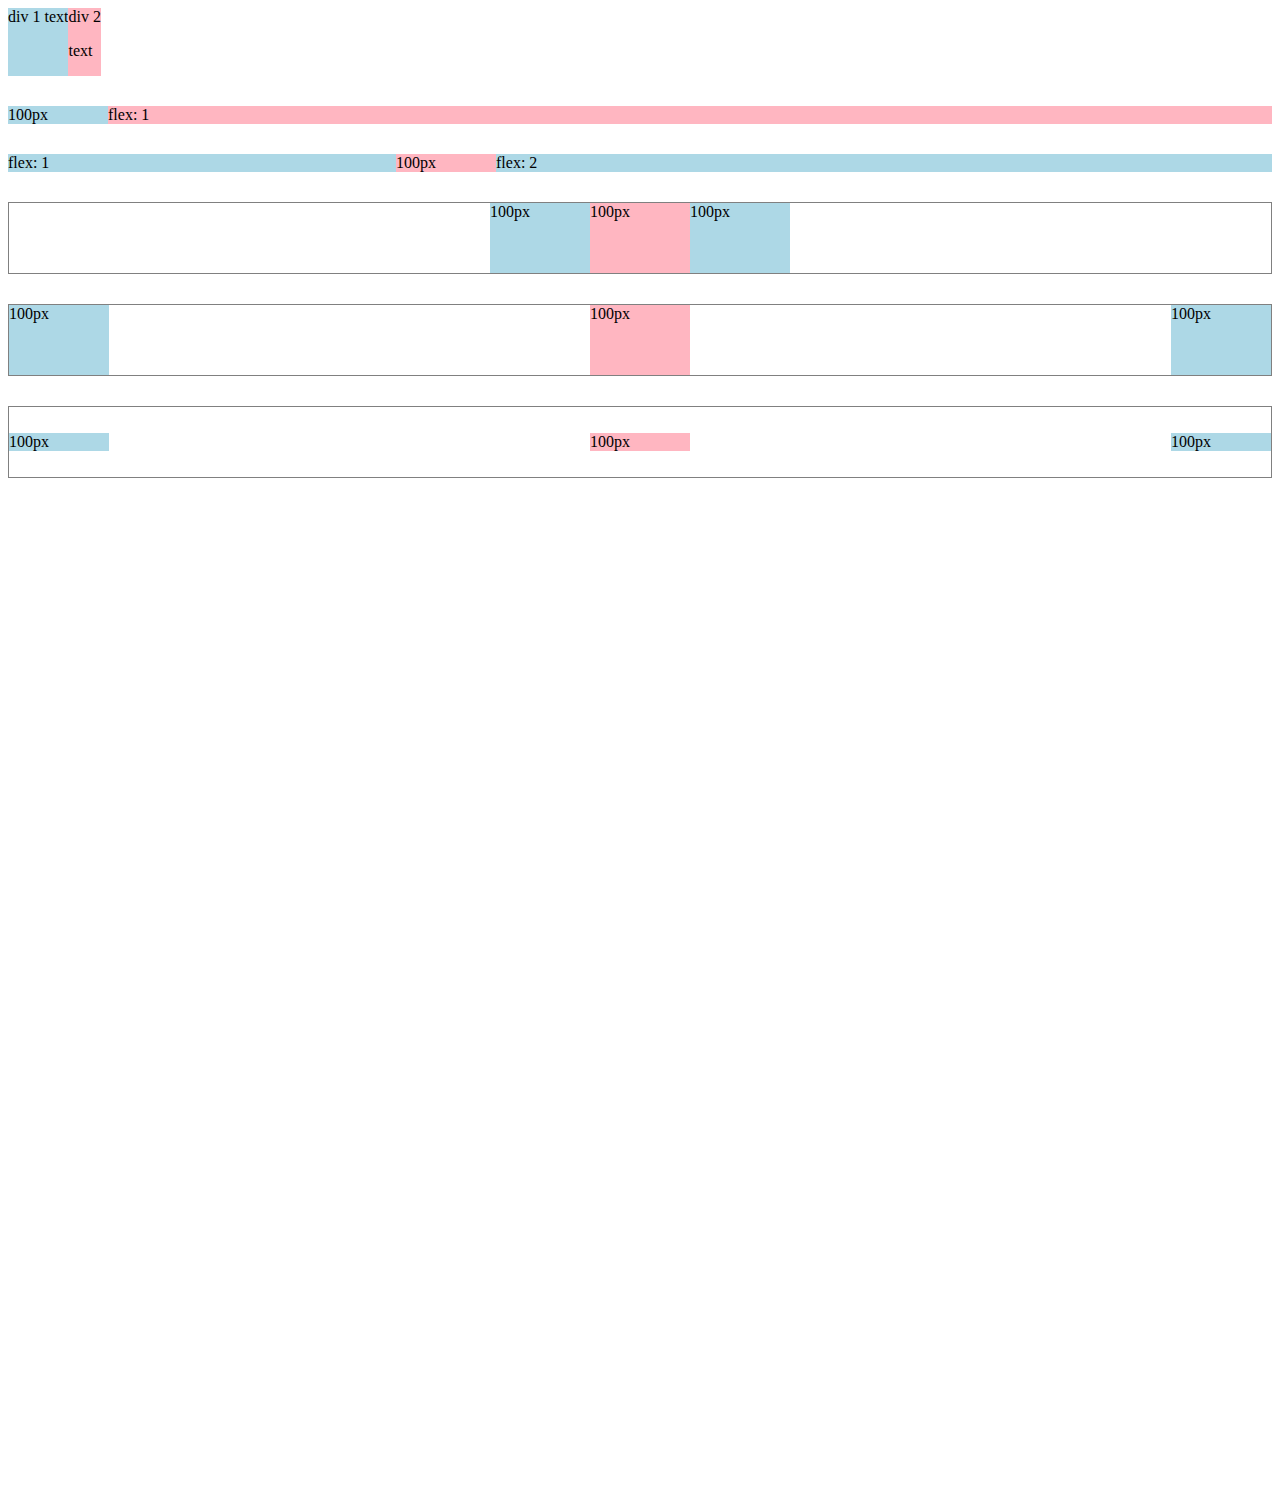
<file: youtube/flexbox.html>
<!DOCTYPE html>
<html>
  <head>
    <title>Flexbox Practice</title>
  </head>
  <body style="padding-bottom: 1000px;">
    <div style="
      display: flex;
      flex-direction: row;
    ">
      <div style="background-color: lightblue;">div 1 text</div>
      <div style="background-color: lightpink;">div 2 <p>text</p></div>
    </div>

    <div style="
      margin-top: 30px;
      display: flex;
      flex-direction: row;
    ">
      <div style="
        background-color: lightblue;
        width: 100px;
      ">100px</div>
      <div style="
        background-color: lightpink;
        flex: 1;
      ">flex: 1</div>
    </div>

    <div style="
      margin-top: 30px;
      display: flex;
      flex-direction: row;
    ">
      <div style="
        background-color: lightblue;
        flex: 1;
      ">flex: 1</div>
      <div style="
        background-color: lightpink;
        width: 100px;
      ">100px</div>
      <div style="
        background-color: lightblue;
        flex: 2;
      ">flex: 2</div>
    </div>

    <div style="
      margin-top: 30px;
      height: 70px;
      border-width: 1px;
      border-style: solid;
      border-color: gray;

      display: flex;
      flex-direction: row;
      justify-content: center;
    ">
      <div style="
        background-color: lightblue;
        width: 100px;
      ">100px</div>
      <div style="
        background-color: lightpink;
        width: 100px;
      ">100px</div>
      <div style="
        background-color: lightblue;
        width: 100px;
      ">100px</div>
    </div>

    <div style="
      margin-top: 30px;
      height: 70px;
      border-width: 1px;
      border-style: solid;
      border-color: gray;

      display: flex;
      flex-direction: row;
      justify-content: space-between;
    ">
      <div style="
        background-color: lightblue;
        width: 100px;
      ">100px</div>
      <div style="
        background-color: lightpink;
        width: 100px;
      ">100px</div>
      <div style="
        background-color: lightblue;
        width: 100px;
      ">100px</div>
    </div>

    <div style="
      margin-top: 30px;
      height: 70px;
      border-width: 1px;
      border-style: solid;
      border-color: gray;

      display: flex;
      flex-direction: row;
      justify-content: space-between;
      align-items: center;
    ">
      <div style="
        background-color: lightblue;
        width: 100px;
      ">100px</div>
      <div style="
        background-color: lightpink;
        width: 100px;
      ">100px</div>
      <div style="
        background-color: lightblue;
        width: 100px;
      ">100px</div>
    </div>
  </body>
</html>
</file>
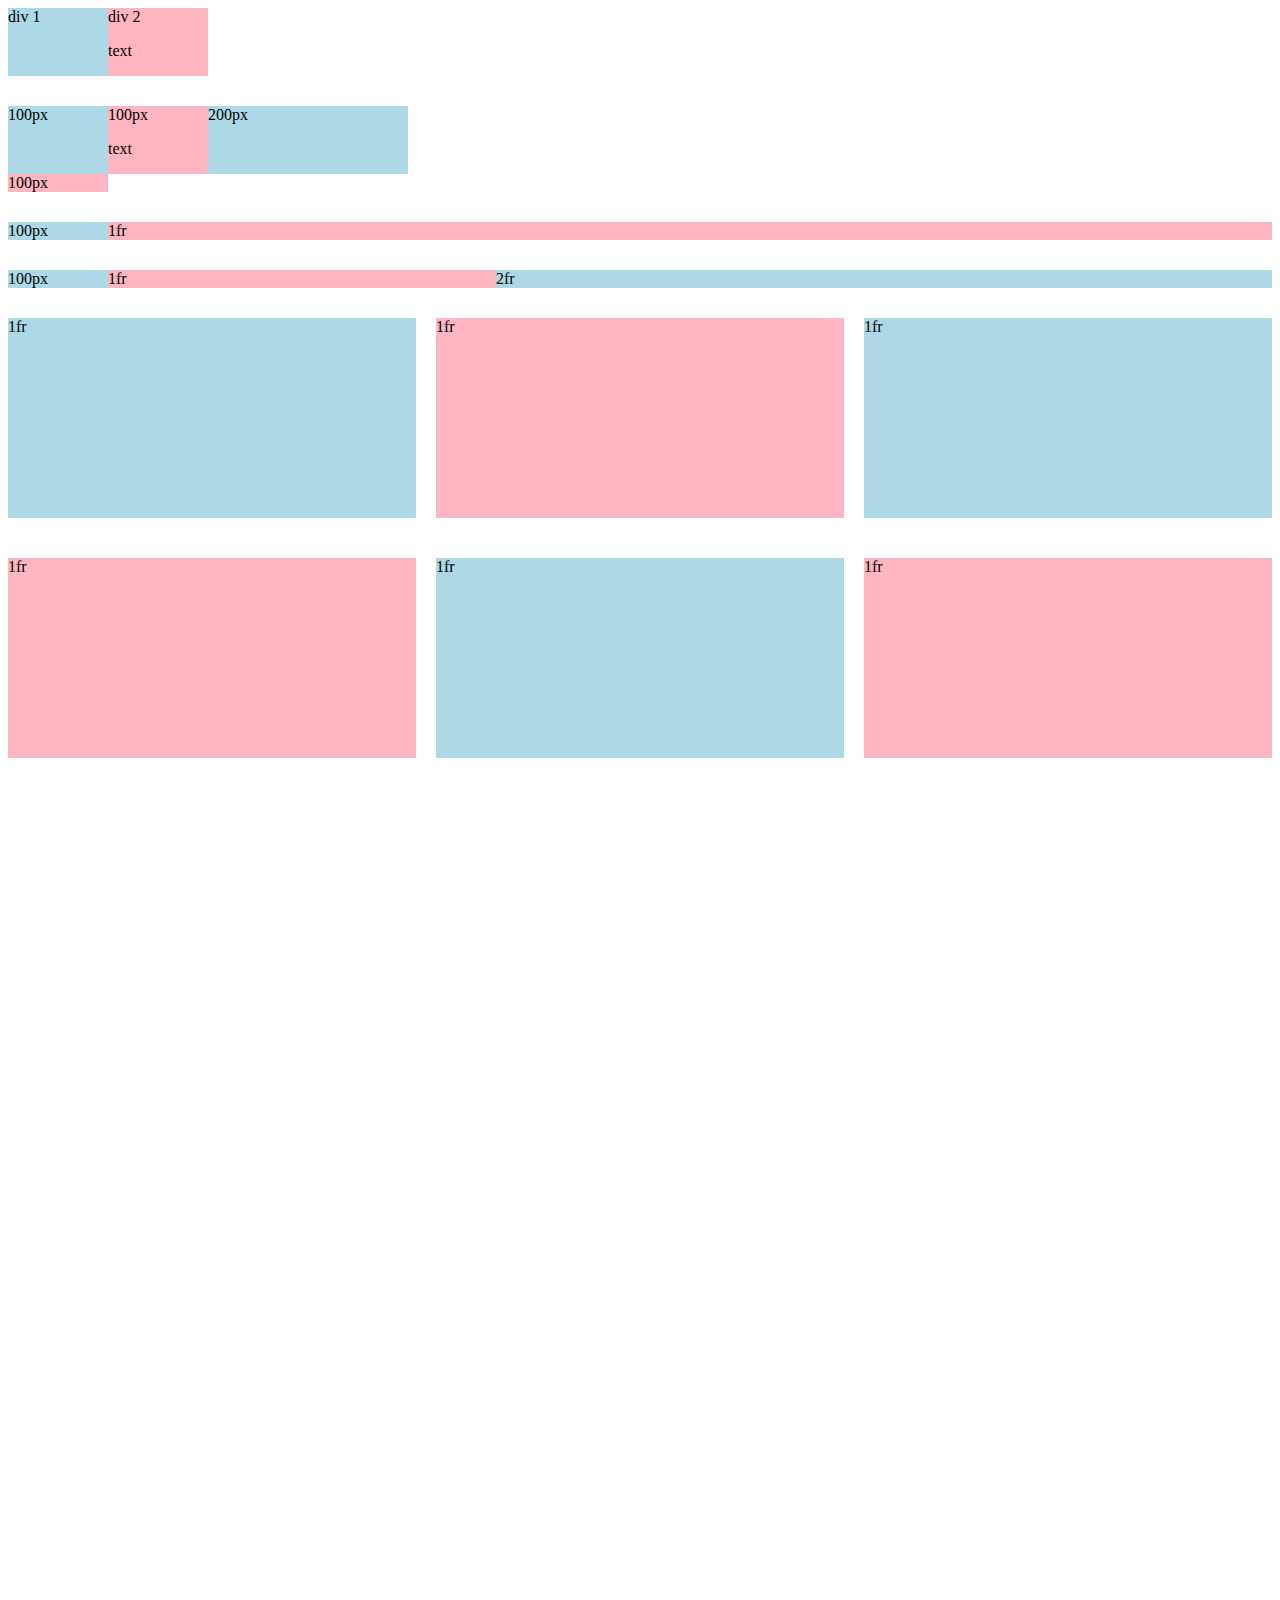
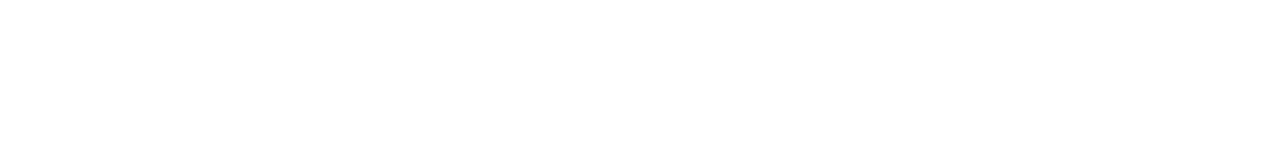
<file: youtube/grid.html>
<!DOCTYPE html>
<html>
  <head>
    <title>Grid Practice</title>
  </head>
  <body style="padding-bottom: 1000px;">
    <div style="
      display: grid;
      grid-template-columns: 100px 100px;
    ">
      <div style="background-color: lightblue;">div 1</div>
      <div style="background-color: lightpink;">div 2<p>text</p></div>
    </div>

    <div style="
      margin-top: 30px;
      display: grid;
      grid-template-columns: 100px 100px 200px;
    ">
      <div style="background-color: lightblue;">100px</div>
      <div style="background-color: lightpink;">100px<p>text</p></div>
      <div style="background-color: lightblue;">200px</div>
      <div style="background-color: lightpink;">100px</div>
    </div>

    <div style="
      margin-top: 30px;
      display: grid;
      grid-template-columns: 100px 1fr;
    ">
      <div style="background-color: lightblue;">100px</div>
      <div style="background-color: lightpink;">1fr</div>
    </div>

    <div style="
      margin-top: 30px;
      display: grid;
      grid-template-columns: 100px 1fr 2fr;
    ">
      <div style="background-color: lightblue;">100px</div>
      <div style="background-color: lightpink;">1fr</div>
      <div style="background-color: lightblue;">2fr</div>
    </div>

    <div style="
      margin-top: 30px;
      display: grid;
      grid-template-columns: 1fr 1fr 1fr;
      column-gap: 20px;
      row-gap: 40px;
    ">
      <div style="background-color: lightblue; height: 200px;">1fr</div>
      <div style="background-color: lightpink; height: 200px;">1fr</div>
      <div style="background-color: lightblue; height: 200px;">1fr</div>
      <div style="background-color: lightpink; height: 200px;">1fr</div>
      <div style="background-color: lightblue; height: 200px;">1fr</div>
      <div style="background-color: lightpink; height: 200px;">1fr</div>
    </div>
  </body>
</html>
</file>
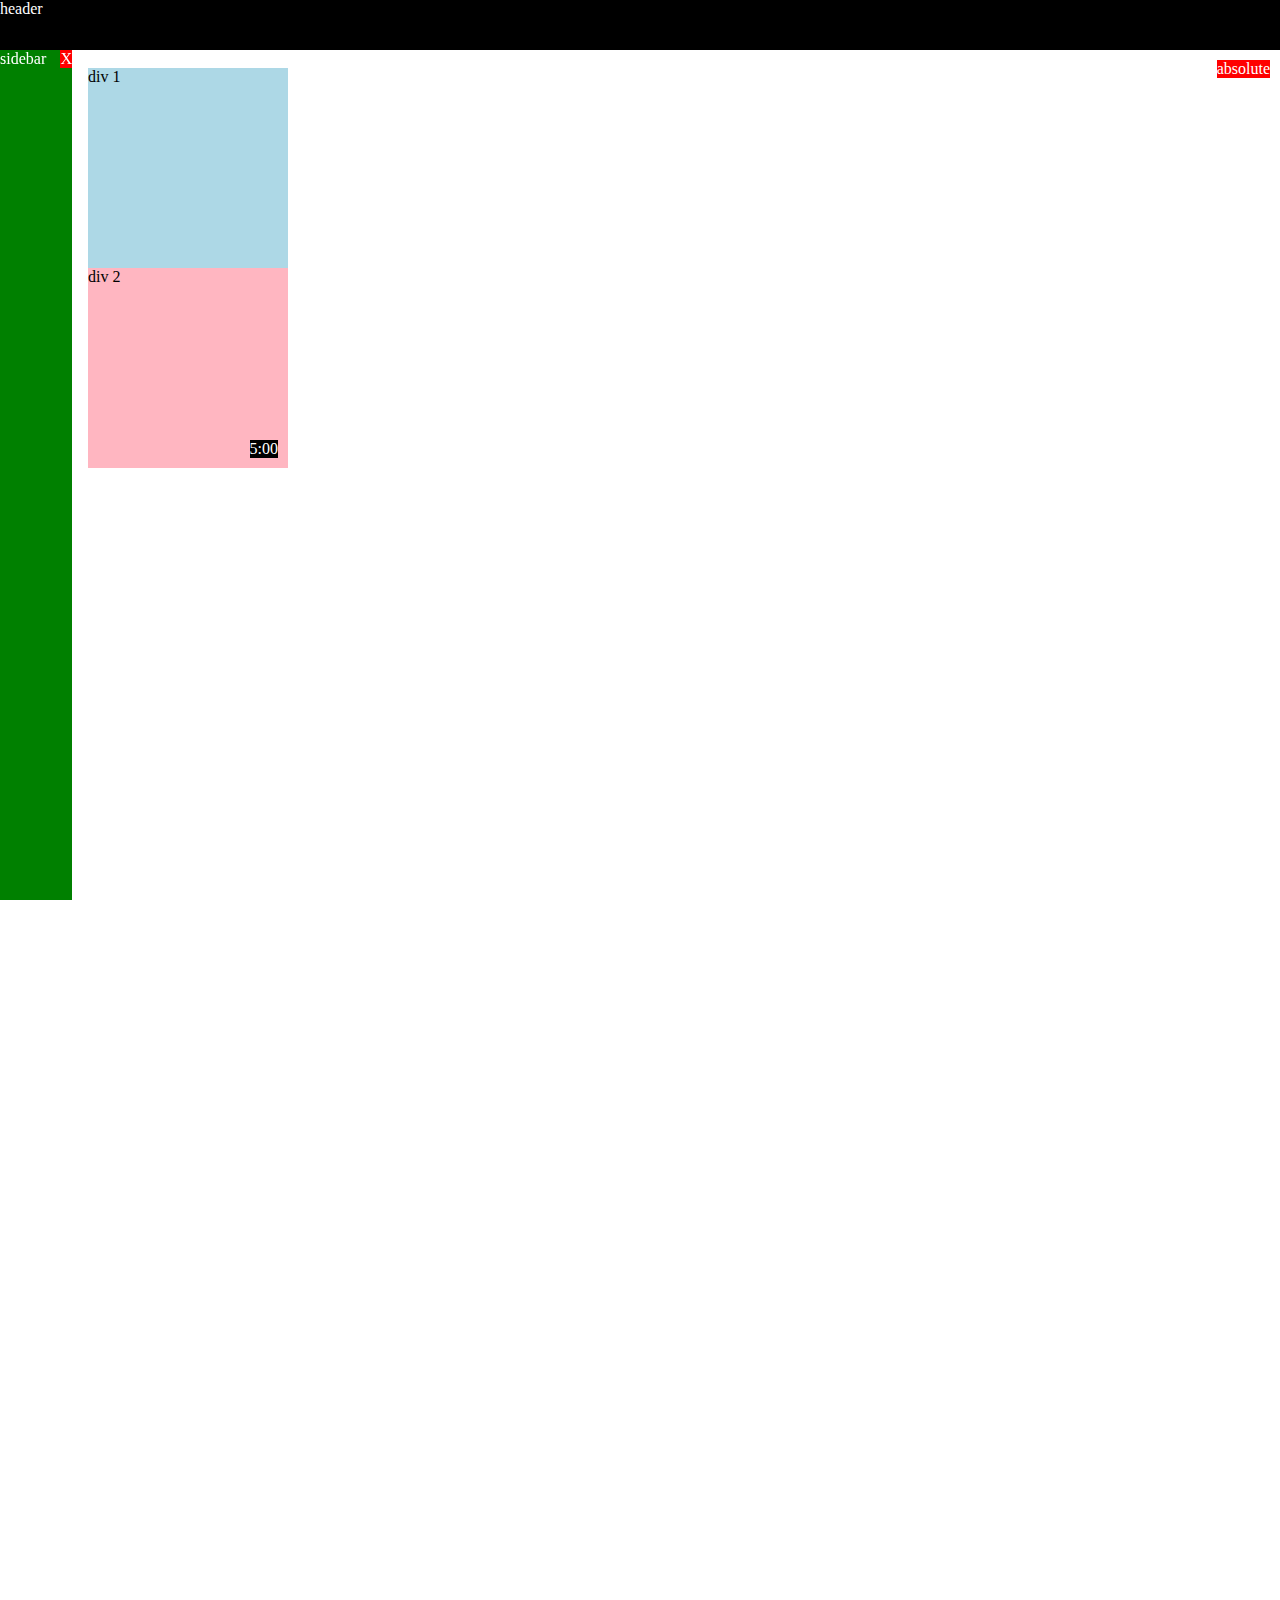
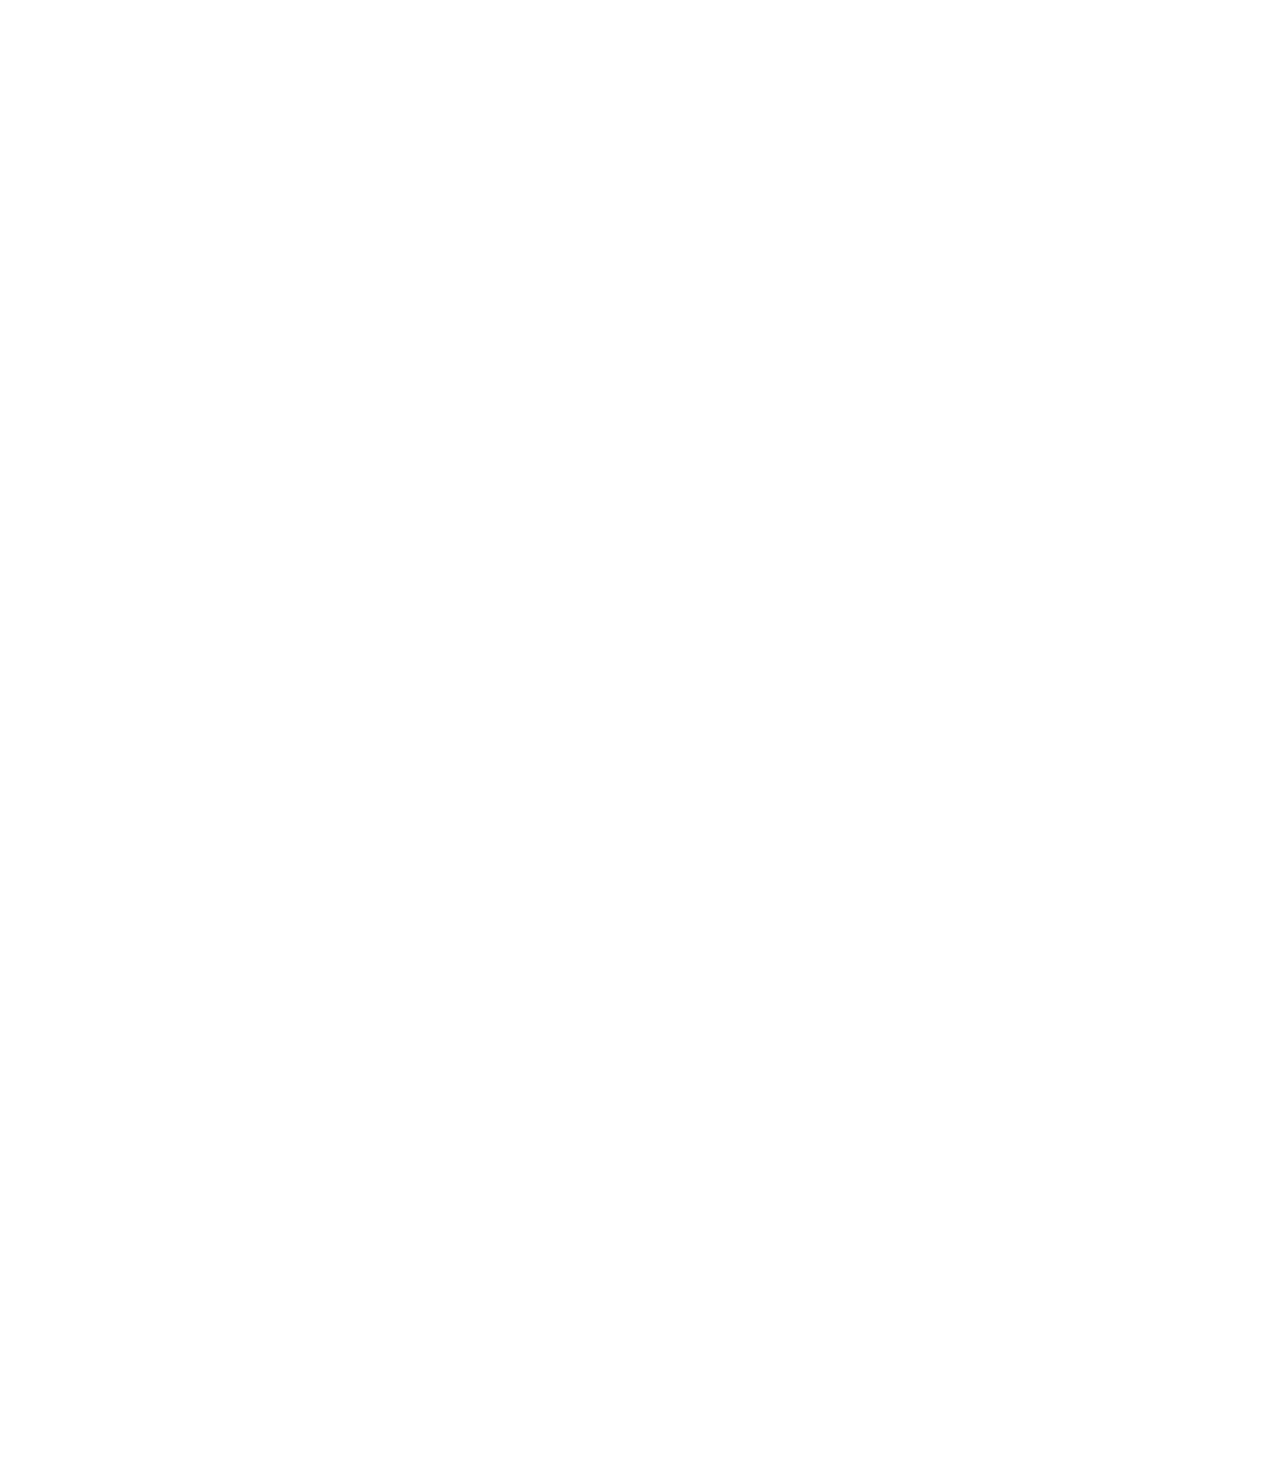
<file: youtube/position.html>
<!DOCTYPE html>
<html>
  <head>
    <title>Position Practice</title>
  </head>
  <body style="
    height: 3000px;
    padding-top: 60px;
    padding-left: 80px;
  ">
    <div style="
      background-color: black;
      color: white;
      position: fixed;
      top: 0;
      left: 0;
      right: 0;
      height: 50px;
      z-index: 100;
    ">header</div>

    <div style="
      background-color: green;
      color: white;
      position: fixed;
      left: 0;
      bottom: 0;
      top: 50px;
      width: 72px;
    ">
      sidebar
      <div style="
        position: absolute;
        background-color: red;
        color: white;
        top: 0;
        right: 0;
      ">
        X
      </div>
    </div>

    <div style="
      position: absolute;
      background-color: red;
      color: white;
      top: 60px;
      right: 10px;
    ">
      absolute
    </div>

    <div style="
      background-color: lightblue;
      height: 200px;
      width: 200px;
      position: static;
    ">div 1</div>
    <div style="
      background-color: lightpink;
      height: 200px;
      width: 200px;
      position: relative;
    ">
      div 2
      <div style="
        position: absolute;
        background-color: black;
        color: white;
        bottom: 10px;
        right: 10px;
      ">
        5:00
      </div>
    </div>

  </body>
</html>
</file>
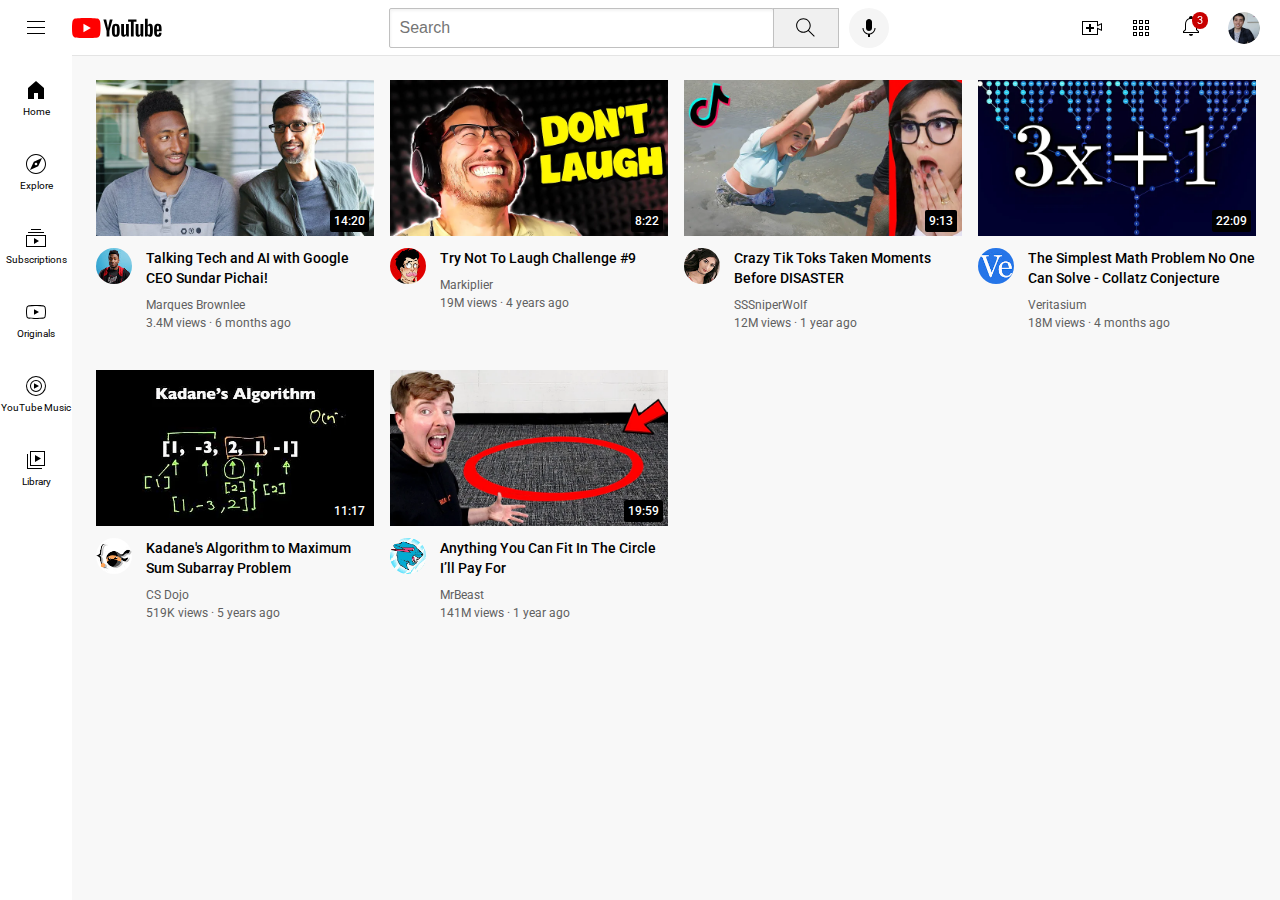
<file: youtube/youtube.html>
<!DOCTYPE html>
<html>
  <head>
    <title>YouTube.com Clone</title>

    <link rel="preconnect" href="https://fonts.googleapis.com">
    <link rel="preconnect" href="https://fonts.gstatic.com" crossorigin>
    <link href="https://fonts.googleapis.com/css2?family=Roboto:wght@400;500;700&display=swap" rel="stylesheet">

    <link rel="stylesheet" href="styles/general.css">
    <link rel="stylesheet" href="styles/header.css">
    <link rel="stylesheet" href="styles/video.css">
    <link rel="stylesheet" href="styles/sidebar.css">
  </head>
  <body>
    <header class="header">
      <div class="left-section">
        <img class="hamburger-menu" src="icons/hamburger-menu.svg">
        <img class="youtube-logo" src="icons/youtube-logo.svg">
      </div>
      <div class="middle-section">
        <input class="search-bar" type="text" placeholder="Search">
        <button class="search-button">
          <img class="search-icon" src="icons/search.svg">
          <div class="tooltip">Search</div>
        </button>
        <!-- Put position absolute inside position relative -->
        <button class="voice-search-button">
          <img class="voice-search-icon" src="icons/voice-search-icon.svg">
          <div class="tooltip">Search with your voice</div>
        </button>
      </div>
      <div class="right-section">
        <div class="upload-icon-container">
          <img class="upload-icon" src="icons/upload.svg">
          <div class="tooltip">Create</div>
        </div>
        <img class="youtube-apps-icon" src="icons/youtube-apps.svg">
        <div class="notifications-icon-container">
          <img class="notifications-icon" src="icons/notifications.svg">
          <div class="notifications-count">3</div>
        </div>
        <img class="current-user-picture" src="channel-pictures/my-channel.jpeg">
      </div>
    </header>

    <nav class="sidebar">
      <div class="sidebar-link">
        <img src="icons/home.svg">
        <div>Home</div>
      </div>
      <div class="sidebar-link">
        <img src="icons/explore.svg">
        <div>Explore</div>
      </div>
      <div class="sidebar-link">
        <img src="icons/subscriptions.svg">
        <div>Subscriptions</div>
      </div>
      <div class="sidebar-link">
        <img src="icons/originals.svg">
        <div>Originals</div>
      </div>
      <div class="sidebar-link">
        <img src="icons/youtube-music.svg">
        <div>YouTube Music</div>
      </div>
      <div class="sidebar-link">
        <img src="icons/library.svg">
        <div>Library</div>
      </div>
    </nav>

    <main>
      <section class="video-grid">
        <div class="video-preview">
          <div class="thumbnail-row">
            <img class="thumbnail" src="thumbnails/thumbnail-1.webp">
            <div class="video-time">14:20</div>
          </div>
          <div class="video-info-grid">
            <div class="channel-picture">
              <img class="profile-picture" src="channel-pictures/channel-1.jpeg">
            </div>
            <div class="video-info">
              <p class="video-title">
                Talking Tech and AI with Google CEO Sundar Pichai!
              </p>
              <p class="video-author">
                Marques Brownlee
              </p>
              <p class="video-stats">
                3.4M views &#183; 6 months ago
              </p>
            </div>
          </div>
        </div>

        <div class="video-preview">
          <div class="thumbnail-row">
            <img class="thumbnail" src="thumbnails/thumbnail-2.webp">
            <div class="video-time">8:22</div>
          </div>
          <div class="video-info-grid">
            <div class="channel-picture">
              <img class="profile-picture" src="channel-pictures/channel-2.jpeg">
            </div>
            <div class="video-info">
              <p class="video-title">
                Try Not To Laugh Challenge #9
              </p>
              <p class="video-author">
                Markiplier
              </p>
              <p class="video-stats">
                19M views &#183; 4 years ago
              </p>
            </div>
          </div>
        </div>

        <div class="video-preview">
          <div class="thumbnail-row">
            <img class="thumbnail" src="thumbnails/thumbnail-3.webp">
            <div class="video-time">9:13</div>
          </div>
          <div class="video-info-grid">
            <div class="channel-picture">
              <img class="profile-picture" src="channel-pictures/channel-3.jpeg">
            </div>
            <div class="video-info">
              <p class="video-title">
                Crazy Tik Toks Taken Moments Before DISASTER
              </p>
              <p class="video-author">
                SSSniperWolf
              </p>
              <p class="video-stats">
                12M views &#183; 1 year ago
              </p>
            </div>
          </div>
        </div>

        <div class="video-preview">
          <div class="thumbnail-row">
            <img class="thumbnail" src="thumbnails/thumbnail-4.webp">
            <div class="video-time">22:09</div>
          </div>
          <div class="video-info-grid">
            <div class="channel-picture">
              <img class="profile-picture" src="channel-pictures/channel-4.jpeg">
            </div>
            <div class="video-info">
              <p class="video-title">
                The Simplest Math Problem No One Can Solve - Collatz Conjecture
              </p>
              <p class="video-author">
                Veritasium
              </p>
              <p class="video-stats">
                18M views &#183; 4 months ago
              </p>
            </div>
          </div>
        </div>

        <div class="video-preview">
          <div class="thumbnail-row">
            <img class="thumbnail" src="thumbnails/thumbnail-5.webp">
            <div class="video-time">11:17</div>
          </div>
          <div class="video-info-grid">
            <div class="channel-picture">
              <img class="profile-picture" src="channel-pictures/channel-5.jpeg">
            </div>
            <div class="video-info">
              <p class="video-title">
                Kadane's Algorithm to Maximum Sum Subarray Problem
              </p>
              <p class="video-author">
                CS Dojo
              </p>
              <p class="video-stats">
                519K views &#183; 5 years ago
              </p>
            </div>
          </div>
        </div>

        <div class="video-preview">
          <div class="thumbnail-row">
            <img class="thumbnail" src="thumbnails/thumbnail-6.webp">
            <div class="video-time">19:59</div>
          </div>
          <div class="video-info-grid">
            <div class="channel-picture">
              <img class="profile-picture" src="channel-pictures/channel-6.jpeg">
            </div>
            <div class="video-info">
              <p class="video-title">
                Anything You Can Fit In The Circle I’ll Pay For
              </p>
              <p class="video-author">
                MrBeast
              </p>
              <p class="video-stats">
                141M views &#183; 1 year ago
              </p>
            </div>
          </div>
        </div>
      </section>
    </main>
  </body>
</html>
</file>
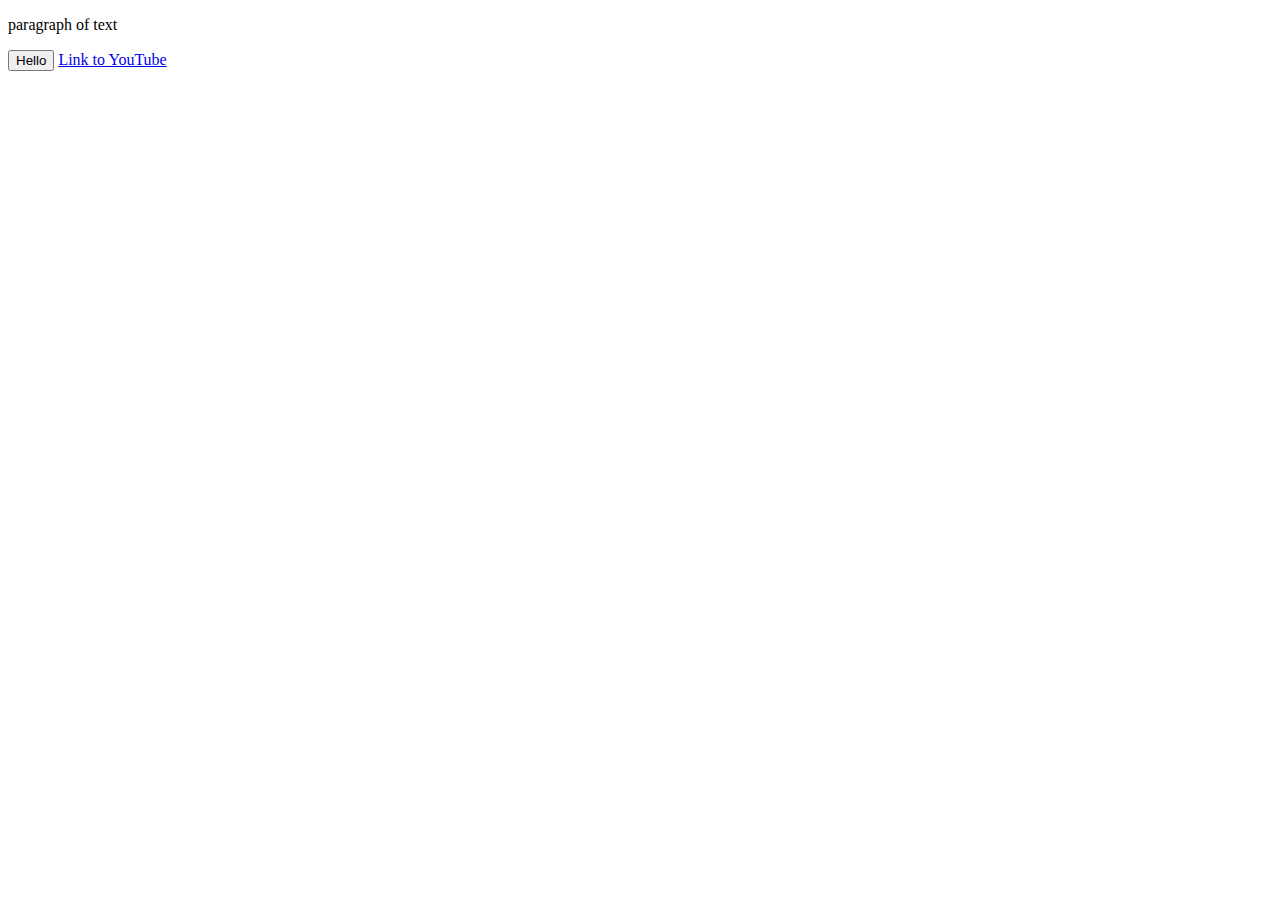
<file: youtube/intro-to-html/website.html>
<!DOCTYPE html>
<html>
  <head>
    <title>First Website</title>
  </head>
  <body>
    <p>
      paragraph of text
    </p>

    <button>
      Hello
    </button>

    <a href="https://www.youtube.com/" target="blank">
      Link to YouTube
    </a>
  </body>
</html>
</file>
<file: youtube/styles/general.css>
p {
    margin-top: 0;
    margin-bottom: 0;
  }
  
  body {
    /* This style below will be inherited */
    font-family: Roboto, Arial;
    margin: 0;
    padding-top: 80px;
    padding-left: 96px;
    padding-right: 24px;
    background-color: rgb(248, 248, 248);
  }
</file>
<file: youtube/styles/header.css>
.header {
    height: 55px;
  
    display: flex;
    flex-direction: row;
    justify-content: space-between;
  
    position: fixed;
    top: 0;
    left: 0;
    right: 0;
    z-index: 100;
  
    background-color: white;
    border-bottom-width: 1px;
    border-bottom-style: solid;
    border-bottom-color: rgb(228, 228, 228);
  }
  
  .left-section {
    display: flex;
    align-items: center;
  }
  
  .hamburger-menu {
    height: 24px;
    margin-left: 24px;
    margin-right: 24px;
  }
  
  .youtube-logo {
    height: 20px;
  }
  
  .middle-section {
    flex: 1;
    margin-left: 70px;
    margin-right: 35px;
    max-width: 500px;
    display: flex;
    align-items: center;
  }
  
  .search-bar {
    flex: 1;
    height: 36px;
    padding-left: 10px;
    font-size: 16px;
    border: 1px solid rgb(192, 192, 192);
    border-radius: 2px;
    box-shadow: inset 1px 2px 3px rgba(0, 0, 0, 0.05);
    width: 0;
  }
  
  .search-bar::placeholder {
    font-size: 16px;
  }
  
  .search-button {
    height: 40px;
    width: 66px;
    background-color: rgb(240, 240, 240);
    border-width: 1px;
    border-style: solid;
    border-color: rgb(192, 192, 192);
    margin-left: -1px;
    margin-right: 10px;
  }
  
  .search-button,
  .voice-search-button,
  .upload-icon-container {
    display: flex;
    justify-content: center;
    align-items: center;
    position: relative;
  }
  
  .search-button .tooltip,
  .voice-search-button .tooltip,
  .upload-icon-container .tooltip {
    position: absolute;
    background-color: gray;
    color: white;
    padding-top: 4px;
    padding-bottom: 4px;
    padding-left: 8px;
    padding-right: 8px;
    border-radius: 2px;
    font-size: 12px;
    bottom: -30px;
    opacity: 0;
    transition: opacity 0.15s;
    pointer-events: none;
    white-space: nowrap;
  }
  
  .search-button:hover .tooltip,
  .voice-search-button:hover .tooltip,
  .upload-icon-container:hover .tooltip {
    opacity: 1;
  }
  
  .search-icon {
    height: 25px;
  }
  
  .voice-search-button {
    height: 40px;
    width: 40px;
    border-radius: 20px;
    border: none;
    background-color: rgb(245, 245, 245);
  }
  
  .voice-search-icon {
    height: 24px;
  }
  
  .right-section {
    width: 180px;
    margin-right: 20px;
    display: flex;
    align-items: center;
    justify-content: space-between;
    flex-shrink: 0;
  }
  
  .upload-icon {
    height: 24px;
  }
  
  .youtube-apps-icon {
    height: 24px;
  }
  
  .notifications-icon {
    height: 24px;
  }
  
  .notifications-icon-container {
    position: relative;
  }
  
  .notifications-count {
    position: absolute;
    top: -2px;
    right: -5px;
    background-color: rgb(200, 0, 0);
    color: white;
    font-size: 11px;
    padding-left: 5px;
    padding-right: 5px;
    padding-top: 2px;
    padding-bottom: 2px;
    border-radius: 10px;
  }
  
  .current-user-picture {
    height: 32px;
    border-radius: 16px;
  }
</file>
<file: youtube/styles/video.css>
.thumbnail {
    width: 100%;
  }
  
  .video-title {
    margin-top: 0;
    font-size: 14px;
    font-weight: 500;
    line-height: 20px;
    margin-bottom: 10px;
  }
  
  .video-info-grid {
    display: grid;
    grid-template-columns: 50px 1fr;
  }
  
  .profile-picture {
    width: 36px;
    border-radius: 50px;
  }
  
  .thumbnail-row {
    margin-bottom: 8px;
    position: relative;
  }
  
  .video-author,
  .video-stats {
    font-size: 12px;
    color: rgb(96, 96, 96);
  }
  
  .video-author {
    margin-bottom: 4px;
  }
  
  .video-grid {
    display: grid;
    grid-template-columns: 1fr 1fr 1fr;
    column-gap: 16px;
    row-gap: 40px;
  }
  
  @media (max-width: 750px) {
    .video-grid {
      grid-template-columns: 1fr 1fr;
    }
  }
  
  @media (min-width: 751px) and (max-width: 999px) {
    .video-grid {
      grid-template-columns: 1fr 1fr 1fr;
    }
  }
  
  @media (min-width: 1000px) {
    .video-grid {
      grid-template-columns: 1fr 1fr 1fr 1fr;
    }
  }
  
  .video-time {
    font-size: 12px;
    font-weight: 500;
    padding: 4px;
    border-radius: 2px;
    background-color: black;
    color: white;
    position: absolute;
    bottom: 8px;
    right: 5px;
  }
</file>
<file: youtube/styles/sidebar.css>
.sidebar {
    position: fixed;
    left: 0;
    bottom: 0;
    top: 55px;
    background-color: white;
    width: 72px;
    z-index: 200;
    padding-top: 5px;
  }
  
  .sidebar-link {
    height: 74px;
    display: flex;
    justify-content: center;
    align-items: center;
    flex-direction: column;
    cursor: pointer;
  }
  
  .sidebar-link:hover {
    background-color: rgb(235, 235, 235);
  }
  
  .sidebar-link img {
    height: 24px;
    margin-bottom: 4px;
  }
  
  .sidebar-link div {
    font-size: 10px;
  }
</file>
